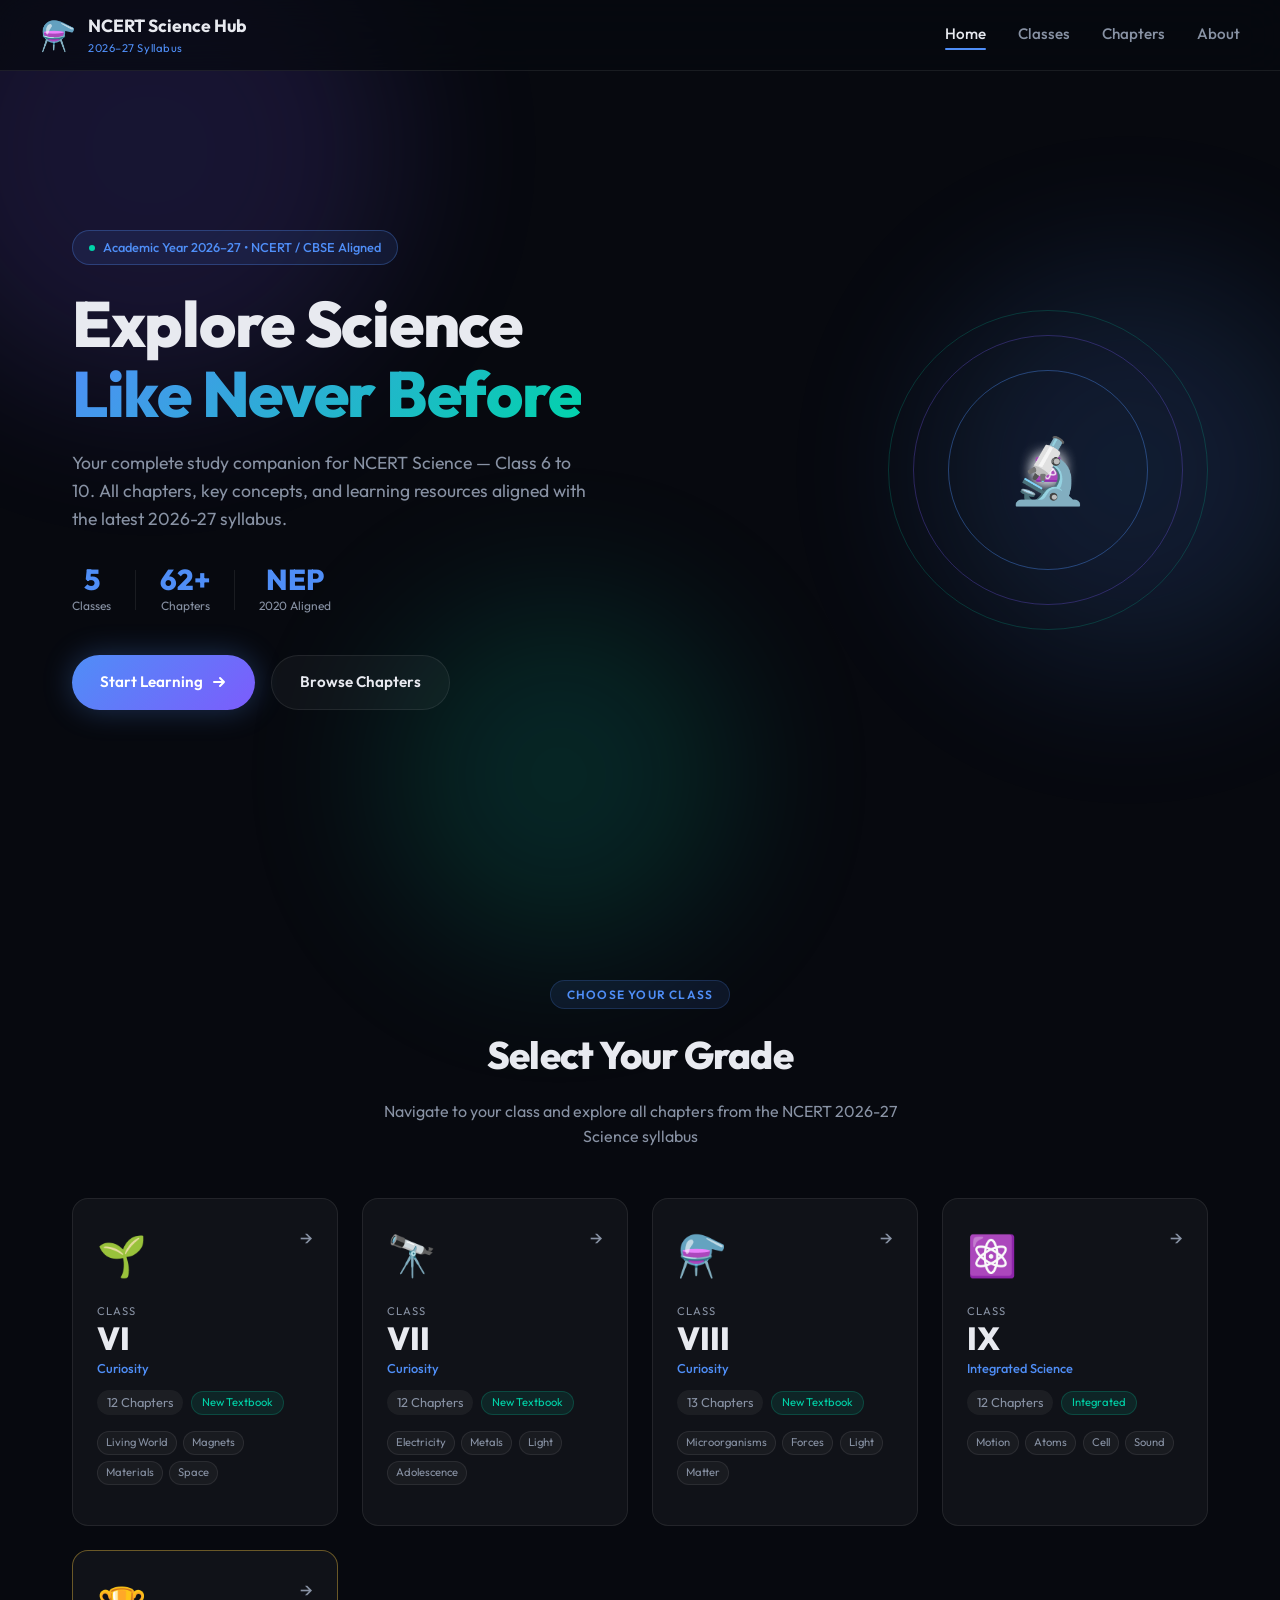
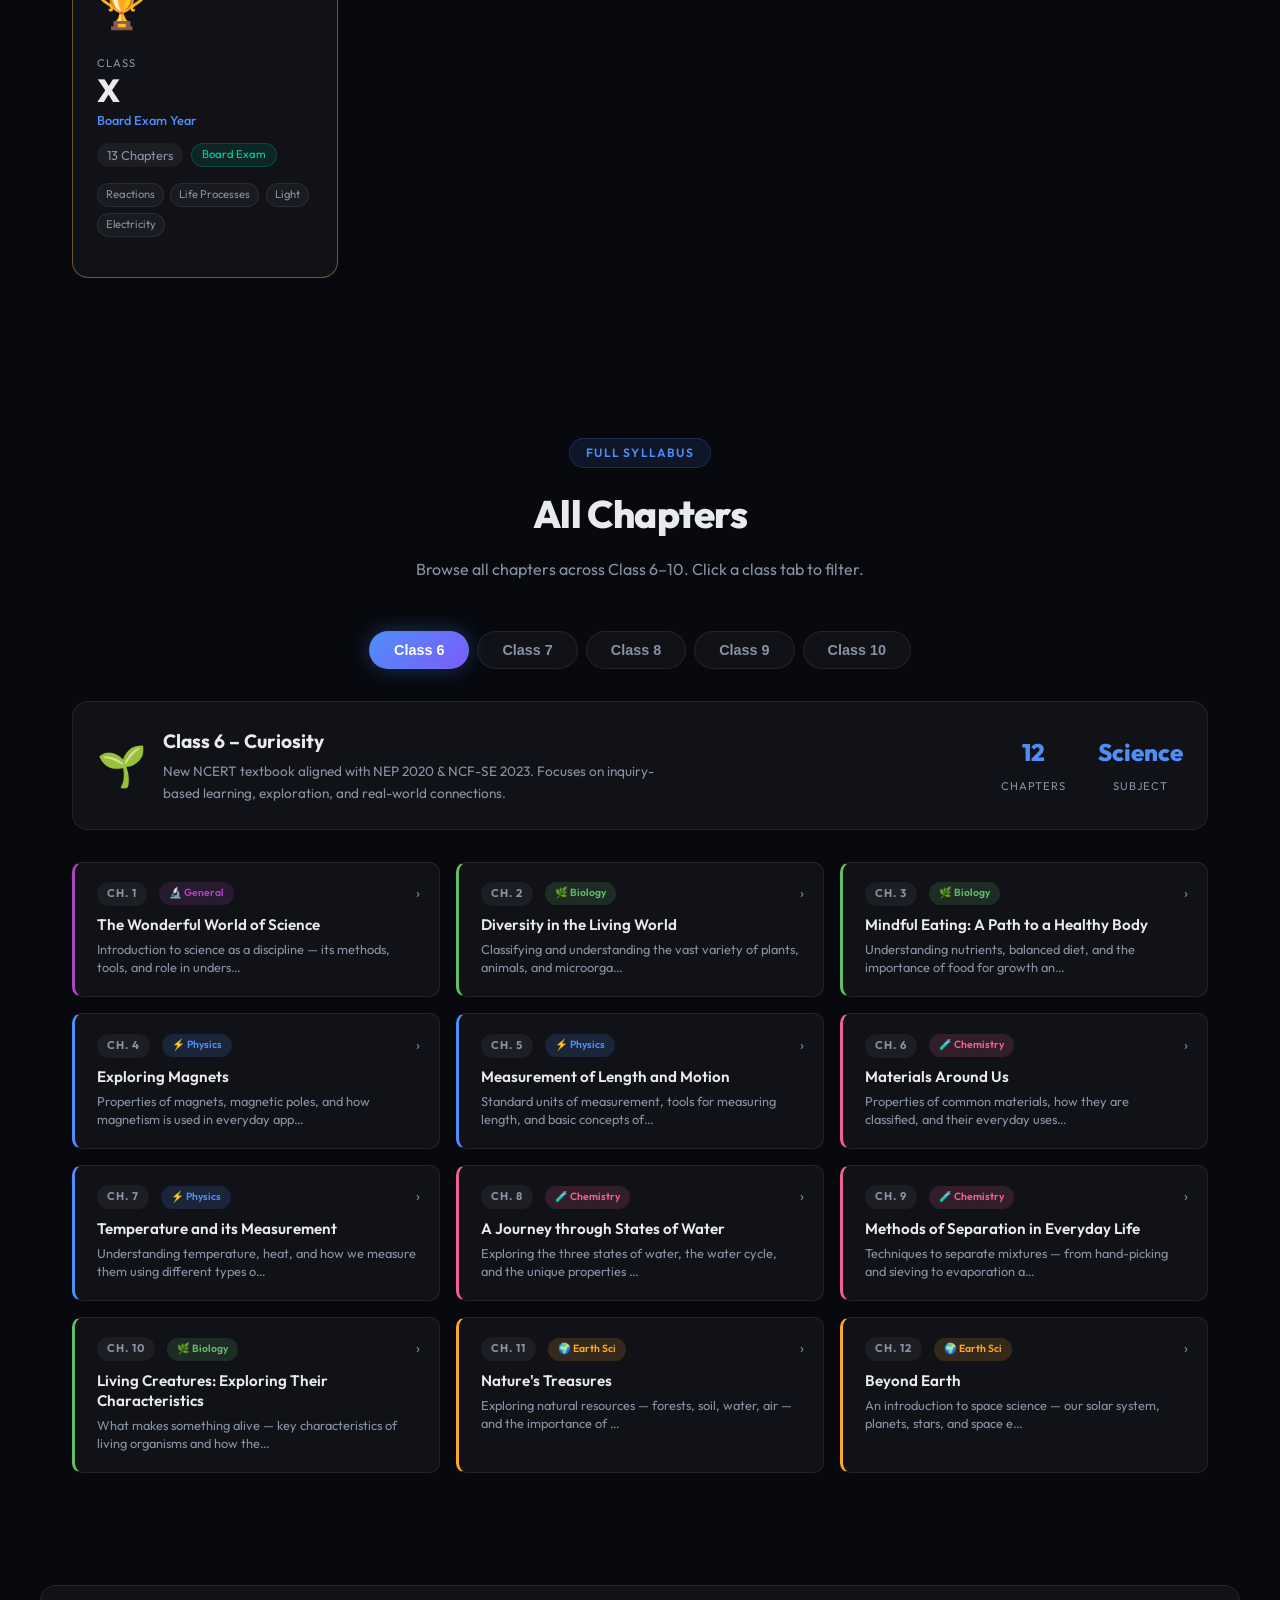
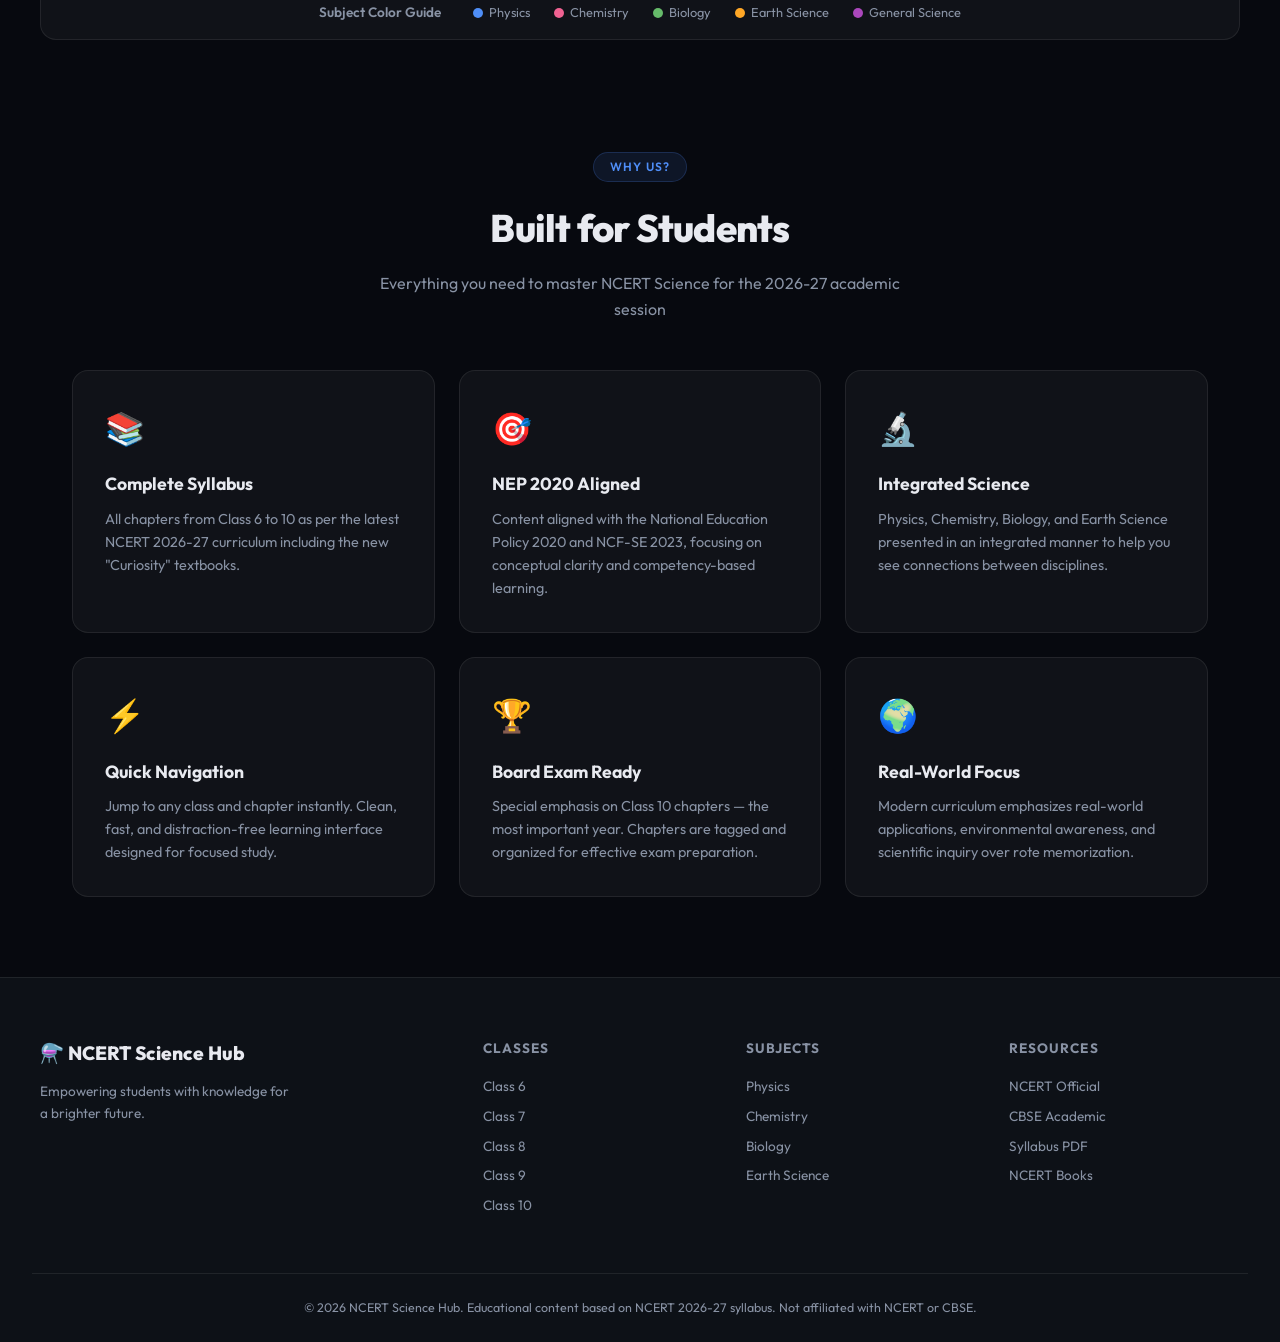
<file: index.html>
<!DOCTYPE html>
<html lang="en">
<head>
  <meta charset="UTF-8" />
  <meta name="viewport" content="width=device-width, initial-scale=1.0" />
  <title>NCERT Science Hub | Class 6-10 | 2026-27</title>
  <meta name="description" content="Comprehensive NCERT Science study portal for Class 6 to 10. All chapters, concepts, and resources aligned with the 2026-27 CBSE/NCERT syllabus." />
  <meta name="keywords" content="NCERT Science, Class 6 Science, Class 7 Science, Class 8 Science, Class 9 Science, Class 10 Science, 2026-27 syllabus, CBSE" />
  <link rel="preconnect" href="https://fonts.googleapis.com" />
  <link rel="preconnect" href="https://fonts.gstatic.com" crossorigin />
  <link href="https://fonts.googleapis.com/css2?family=Outfit:wght@300;400;500;600;700;800;900&family=Space+Grotesk:wght@300;400;500;600;700&display=swap" rel="stylesheet" />
  <link rel="stylesheet" href="style.css" />
</head>
<body>

  <!-- Floating Particles Background -->
  <div class="particles-bg" id="particles-bg"></div>

  <!-- Navigation -->
  <nav class="navbar" id="navbar">
    <div class="nav-container">
      <div class="nav-logo">
        <div class="logo-icon">⚗️</div>
        <div class="logo-text">
          <span class="logo-title">NCERT Science Hub</span>
          <span class="logo-sub">2026–27 Syllabus</span>
        </div>
      </div>
      <div class="nav-links" id="nav-links">
        <a href="#home" class="nav-link active">Home</a>
        <a href="#classes" class="nav-link">Classes</a>
        <a href="#chapters" class="nav-link">Chapters</a>
        <a href="#about" class="nav-link">About</a>
      </div>
      <button class="hamburger" id="hamburger" aria-label="Toggle menu">
        <span></span><span></span><span></span>
      </button>
    </div>
  </nav>

  <!-- Hero Section -->
  <section class="hero" id="home">
    <div class="hero-bg-orbs">
      <div class="orb orb-1"></div>
      <div class="orb orb-2"></div>
      <div class="orb orb-3"></div>
    </div>
    <div class="hero-content">
      <div class="hero-badge">
        <span class="badge-dot"></span>
        Academic Year 2026–27 • NCERT / CBSE Aligned
      </div>
      <h1 class="hero-title">
        Explore Science<br />
        <span class="gradient-text">Like Never Before</span>
      </h1>
      <p class="hero-subtitle">
        Your complete study companion for NCERT Science — Class 6 to 10. All chapters, key concepts, and learning resources aligned with the latest 2026-27 syllabus.
      </p>
      <div class="hero-stats">
        <div class="stat-item">
          <span class="stat-number">5</span>
          <span class="stat-label">Classes</span>
        </div>
        <div class="stat-divider"></div>
        <div class="stat-item">
          <span class="stat-number">62+</span>
          <span class="stat-label">Chapters</span>
        </div>
        <div class="stat-divider"></div>
        <div class="stat-item">
          <span class="stat-number">NEP</span>
          <span class="stat-label">2020 Aligned</span>
        </div>
      </div>
      <div class="hero-actions">
        <a href="#classes" class="btn btn-primary">
          <span>Start Learning</span>
          <svg width="16" height="16" viewBox="0 0 16 16" fill="none"><path d="M3 8H13M13 8L9 4M13 8L9 12" stroke="currentColor" stroke-width="2" stroke-linecap="round" stroke-linejoin="round"/></svg>
        </a>
        <a href="#chapters" class="btn btn-secondary">Browse Chapters</a>
      </div>
    </div>
    <div class="hero-visual">
      <div class="science-sphere">
        <div class="sphere-ring ring-1"></div>
        <div class="sphere-ring ring-2"></div>
        <div class="sphere-ring ring-3"></div>
        <div class="sphere-center">🔬</div>
        <div class="orbit-dot dot-1">⚡</div>
        <div class="orbit-dot dot-2">🧬</div>
        <div class="orbit-dot dot-3">🌍</div>
        <div class="orbit-dot dot-4">⚛️</div>
      </div>
    </div>
  </section>

  <!-- Classes Section -->
  <section class="classes-section" id="classes">
    <div class="section-header">
      <div class="section-tag">Choose Your Class</div>
      <h2 class="section-title">Select Your Grade</h2>
      <p class="section-desc">Navigate to your class and explore all chapters from the NCERT 2026-27 Science syllabus</p>
    </div>
    <div class="classes-grid">
      <div class="class-card" data-class="6" onclick="showChapters(6)">
        <div class="class-card-glow"></div>
        <div class="class-icon-wrap">
          <div class="class-emoji">🌱</div>
        </div>
        <div class="class-info">
          <span class="class-label">Class</span>
          <span class="class-number">VI</span>
          <span class="class-book">Curiosity</span>
        </div>
        <div class="class-meta">
          <span class="chapter-count">12 Chapters</span>
          <span class="class-tag">New Textbook</span>
        </div>
        <div class="class-topics">
          <span class="topic-chip">Living World</span>
          <span class="topic-chip">Magnets</span>
          <span class="topic-chip">Materials</span>
          <span class="topic-chip">Space</span>
        </div>
        <div class="card-arrow">→</div>
      </div>

      <div class="class-card" data-class="7" onclick="showChapters(7)">
        <div class="class-card-glow"></div>
        <div class="class-icon-wrap">
          <div class="class-emoji">🔭</div>
        </div>
        <div class="class-info">
          <span class="class-label">Class</span>
          <span class="class-number">VII</span>
          <span class="class-book">Curiosity</span>
        </div>
        <div class="class-meta">
          <span class="chapter-count">12 Chapters</span>
          <span class="class-tag">New Textbook</span>
        </div>
        <div class="class-topics">
          <span class="topic-chip">Electricity</span>
          <span class="topic-chip">Metals</span>
          <span class="topic-chip">Light</span>
          <span class="topic-chip">Adolescence</span>
        </div>
        <div class="card-arrow">→</div>
      </div>

      <div class="class-card" data-class="8" onclick="showChapters(8)">
        <div class="class-card-glow"></div>
        <div class="class-icon-wrap">
          <div class="class-emoji">⚗️</div>
        </div>
        <div class="class-info">
          <span class="class-label">Class</span>
          <span class="class-number">VIII</span>
          <span class="class-book">Curiosity</span>
        </div>
        <div class="class-meta">
          <span class="chapter-count">13 Chapters</span>
          <span class="class-tag">New Textbook</span>
        </div>
        <div class="class-topics">
          <span class="topic-chip">Microorganisms</span>
          <span class="topic-chip">Forces</span>
          <span class="topic-chip">Light</span>
          <span class="topic-chip">Matter</span>
        </div>
        <div class="card-arrow">→</div>
      </div>

      <div class="class-card" data-class="9" onclick="showChapters(9)">
        <div class="class-card-glow"></div>
        <div class="class-icon-wrap">
          <div class="class-emoji">⚛️</div>
        </div>
        <div class="class-info">
          <span class="class-label">Class</span>
          <span class="class-number">IX</span>
          <span class="class-book">Integrated Science</span>
        </div>
        <div class="class-meta">
          <span class="chapter-count">12 Chapters</span>
          <span class="class-tag">Integrated</span>
        </div>
        <div class="class-topics">
          <span class="topic-chip">Motion</span>
          <span class="topic-chip">Atoms</span>
          <span class="topic-chip">Cell</span>
          <span class="topic-chip">Sound</span>
        </div>
        <div class="card-arrow">→</div>
      </div>

      <div class="class-card featured" data-class="10" onclick="showChapters(10)">
        <div class="class-card-glow"></div>
        <div class="class-icon-wrap">
          <div class="class-emoji">🏆</div>
        </div>
        <div class="class-info">
          <span class="class-label">Class</span>
          <span class="class-number">X</span>
          <span class="class-book">Board Exam Year</span>
        </div>
        <div class="class-meta">
          <span class="chapter-count">13 Chapters</span>
          <span class="class-tag">Board Exam</span>
        </div>
        <div class="class-topics">
          <span class="topic-chip">Reactions</span>
          <span class="topic-chip">Life Processes</span>
          <span class="topic-chip">Light</span>
          <span class="topic-chip">Electricity</span>
        </div>
        <div class="card-arrow">→</div>
      </div>
    </div>
  </section>

  <!-- Chapters Section -->
  <section class="chapters-section" id="chapters">
    <div class="section-header">
      <div class="section-tag">Full Syllabus</div>
      <h2 class="section-title">All Chapters</h2>
      <p class="section-desc">Browse all chapters across Class 6–10. Click a class tab to filter.</p>
    </div>

    <!-- Class Filter Tabs -->
    <div class="chapter-tabs">
      <button class="tab-btn active" onclick="filterChapters(6, this)" id="tab-6">Class 6</button>
      <button class="tab-btn" onclick="filterChapters(7, this)" id="tab-7">Class 7</button>
      <button class="tab-btn" onclick="filterChapters(8, this)" id="tab-8">Class 8</button>
      <button class="tab-btn" onclick="filterChapters(9, this)" id="tab-9">Class 9</button>
      <button class="tab-btn" onclick="filterChapters(10, this)" id="tab-10">Class 10</button>
    </div>

    <!-- Class Info Banner -->
    <div class="class-info-banner" id="class-info-banner">
      <div class="banner-left">
        <div class="banner-emoji" id="banner-emoji">🌱</div>
        <div class="banner-text">
          <h3 id="banner-class-name">Class 6 – Curiosity</h3>
          <p id="banner-class-desc">New NCERT textbook aligned with NEP 2020 & NCF-SE 2023. Focus on inquiry-based learning and real-world applications.</p>
        </div>
      </div>
      <div class="banner-stats">
        <div class="banner-stat">
          <span class="bs-num" id="banner-chapter-count">12</span>
          <span class="bs-label">Chapters</span>
        </div>
        <div class="banner-stat">
          <span class="bs-num" id="banner-subject">Science</span>
          <span class="bs-label">Subject</span>
        </div>
      </div>
    </div>

    <!-- Chapters Grid -->
    <div class="chapters-grid" id="chapters-grid"></div>
  </section>

  <!-- Subject Legend -->
  <section class="legend-section">
    <div class="legend-container">
      <h3 class="legend-title">Subject Color Guide</h3>
      <div class="legend-items">
        <div class="legend-item">
          <div class="legend-dot physics"></div>
          <span>Physics</span>
        </div>
        <div class="legend-item">
          <div class="legend-dot chemistry"></div>
          <span>Chemistry</span>
        </div>
        <div class="legend-item">
          <div class="legend-dot biology"></div>
          <span>Biology</span>
        </div>
        <div class="legend-item">
          <div class="legend-dot earth"></div>
          <span>Earth Science</span>
        </div>
        <div class="legend-item">
          <div class="legend-dot general"></div>
          <span>General Science</span>
        </div>
      </div>
    </div>
  </section>

  <!-- About / Features Section -->
  <section class="about-section" id="about">
    <div class="section-header">
      <div class="section-tag">Why Us?</div>
      <h2 class="section-title">Built for Students</h2>
      <p class="section-desc">Everything you need to master NCERT Science for the 2026-27 academic session</p>
    </div>
    <div class="features-grid">
      <div class="feature-card">
        <div class="feature-icon">📚</div>
        <h3>Complete Syllabus</h3>
        <p>All chapters from Class 6 to 10 as per the latest NCERT 2026-27 curriculum including the new "Curiosity" textbooks.</p>
      </div>
      <div class="feature-card">
        <div class="feature-icon">🎯</div>
        <h3>NEP 2020 Aligned</h3>
        <p>Content aligned with the National Education Policy 2020 and NCF-SE 2023, focusing on conceptual clarity and competency-based learning.</p>
      </div>
      <div class="feature-card">
        <div class="feature-icon">🔬</div>
        <h3>Integrated Science</h3>
        <p>Physics, Chemistry, Biology, and Earth Science presented in an integrated manner to help you see connections between disciplines.</p>
      </div>
      <div class="feature-card">
        <div class="feature-icon">⚡</div>
        <h3>Quick Navigation</h3>
        <p>Jump to any class and chapter instantly. Clean, fast, and distraction-free learning interface designed for focused study.</p>
      </div>
      <div class="feature-card">
        <div class="feature-icon">🏆</div>
        <h3>Board Exam Ready</h3>
        <p>Special emphasis on Class 10 chapters — the most important year. Chapters are tagged and organized for effective exam preparation.</p>
      </div>
      <div class="feature-card">
        <div class="feature-icon">🌍</div>
        <h3>Real-World Focus</h3>
        <p>Modern curriculum emphasizes real-world applications, environmental awareness, and scientific inquiry over rote memorization.</p>
      </div>
    </div>
  </section>

  <!-- Footer -->
  <footer class="footer">
    <div class="footer-container">
      <div class="footer-brand">
        <div class="footer-logo">⚗️ NCERT Science Hub</div>
        <p class="footer-tagline">Empowering students with knowledge for a brighter future.</p>
      </div>
      <div class="footer-links">
        <div class="footer-col">
          <h4>Classes</h4>
          <a href="#" onclick="filterChapters(6, document.getElementById('tab-6')); scrollToChapters()">Class 6</a>
          <a href="#" onclick="filterChapters(7, document.getElementById('tab-7')); scrollToChapters()">Class 7</a>
          <a href="#" onclick="filterChapters(8, document.getElementById('tab-8')); scrollToChapters()">Class 8</a>
          <a href="#" onclick="filterChapters(9, document.getElementById('tab-9')); scrollToChapters()">Class 9</a>
          <a href="#" onclick="filterChapters(10, document.getElementById('tab-10')); scrollToChapters()">Class 10</a>
        </div>
        <div class="footer-col">
          <h4>Subjects</h4>
          <a href="#">Physics</a>
          <a href="#">Chemistry</a>
          <a href="#">Biology</a>
          <a href="#">Earth Science</a>
        </div>
        <div class="footer-col">
          <h4>Resources</h4>
          <a href="https://ncert.nic.in" target="_blank" rel="noopener">NCERT Official</a>
          <a href="https://cbseacademic.nic.in" target="_blank" rel="noopener">CBSE Academic</a>
          <a href="#">Syllabus PDF</a>
          <a href="#">NCERT Books</a>
        </div>
      </div>
    </div>
    <div class="footer-bottom">
      <p>© 2026 NCERT Science Hub. Educational content based on NCERT 2026-27 syllabus. Not affiliated with NCERT or CBSE.</p>
    </div>
  </footer>

  <!-- Chapter Modal -->
  <div class="modal-overlay" id="modal-overlay" onclick="closeModal()">
    <div class="chapter-modal" id="chapter-modal" onclick="event.stopPropagation()">
      <button class="modal-close" onclick="closeModal()">✕</button>
      <div class="modal-header">
        <div class="modal-chapter-num" id="modal-chapter-num">Chapter 1</div>
        <h2 class="modal-title" id="modal-title">Chapter Title</h2>
        <div class="modal-tags" id="modal-tags"></div>
      </div>
      <div class="modal-body">
        <div class="modal-section">
          <h3>📌 Overview</h3>
          <p id="modal-overview">Chapter overview will appear here.</p>
        </div>
        <div class="modal-section">
          <h3>🎯 Key Concepts</h3>
          <ul class="concept-list" id="modal-concepts"></ul>
        </div>
        <div class="modal-section">
          <h3>🔗 External Resources</h3>
          <div class="resource-links">
            <a href="https://ncert.nic.in" target="_blank" class="resource-link">
              <span>📖</span> NCERT Official Textbook
            </a>
            <a href="https://diksha.gov.in" target="_blank" class="resource-link">
              <span>🎥</span> DIKSHA Video Lessons
            </a>
          </div>
        </div>
      </div>
    </div>
  </div>

  <script src="app.js"></script>
</body>
</html>
</file>
<file: style.css>
/* ===== RESET & BASE ===== */
*, *::before, *::after { box-sizing: border-box; margin: 0; padding: 0; }
:root {
  --bg: #07090f;
  --bg2: #0d1117;
  --bg3: #131a26;
  --surface: rgba(255,255,255,0.04);
  --border: rgba(255,255,255,0.08);
  --text: #e8eaf0;
  --text2: #8892a4;
  --accent: #4f8ef7;
  --accent2: #7c5cfc;
  --teal: #00d4aa;
  --gold: #f0c040;
  --physics: #4f8ef7;
  --chemistry: #f06292;
  --biology: #66bb6a;
  --earth: #ffa726;
  --general: #ab47bc;
  --radius: 16px;
  --radius-sm: 10px;
  --shadow: 0 8px 32px rgba(0,0,0,0.4);
}
html { scroll-behavior: smooth; }
body {
  font-family: 'Outfit', sans-serif;
  background: var(--bg);
  color: var(--text);
  line-height: 1.6;
  overflow-x: hidden;
}

/* ===== PARTICLES ===== */
.particles-bg {
  position: fixed; inset: 0; z-index: 0; pointer-events: none;
  overflow: hidden;
}
.particle {
  position: absolute;
  border-radius: 50%;
  animation: floatUp linear infinite;
  opacity: 0;
}
@keyframes floatUp {
  0% { transform: translateY(100vh) scale(0); opacity: 0; }
  10% { opacity: 0.6; }
  90% { opacity: 0.2; }
  100% { transform: translateY(-100px) scale(1); opacity: 0; }
}

/* ===== NAVBAR ===== */
.navbar {
  position: fixed; top: 0; left: 0; right: 0; z-index: 100;
  padding: 0 2rem;
  background: rgba(7,9,15,0.7);
  backdrop-filter: blur(20px);
  border-bottom: 1px solid var(--border);
  transition: all 0.3s;
}
.nav-container {
  max-width: 1200px; margin: 0 auto;
  display: flex; align-items: center; justify-content: space-between;
  height: 70px;
}
.nav-logo { display: flex; align-items: center; gap: 12px; text-decoration: none; }
.logo-icon { font-size: 1.8rem; }
.logo-title { display: block; font-size: 1.1rem; font-weight: 700; color: var(--text); }
.logo-sub { display: block; font-size: 0.7rem; color: var(--accent); letter-spacing: 0.05em; }
.nav-links { display: flex; gap: 2rem; }
.nav-link {
  color: var(--text2); text-decoration: none; font-weight: 500;
  font-size: 0.95rem; transition: color 0.2s; position: relative; padding-bottom: 2px;
}
.nav-link::after {
  content: ''; position: absolute; bottom: -2px; left: 0; right: 0;
  height: 2px; background: var(--accent); transform: scaleX(0);
  transition: transform 0.2s; border-radius: 2px;
}
.nav-link:hover, .nav-link.active { color: var(--text); }
.nav-link:hover::after, .nav-link.active::after { transform: scaleX(1); }
.hamburger { display: none; flex-direction: column; gap: 5px; background: none; border: none; cursor: pointer; padding: 4px; }
.hamburger span { display: block; width: 22px; height: 2px; background: var(--text); border-radius: 2px; transition: 0.3s; }

/* ===== HERO ===== */
.hero {
  min-height: 100vh; position: relative; z-index: 1;
  display: flex; align-items: center; justify-content: space-between;
  padding: 100px 2rem 60px; max-width: 1200px; margin: 0 auto; gap: 2rem;
}
.hero-bg-orbs { position: fixed; inset: 0; z-index: 0; pointer-events: none; }
.orb {
  position: absolute; border-radius: 50%; filter: blur(80px); opacity: 0.15;
  animation: pulse 8s ease-in-out infinite alternate;
}
.orb-1 { width: 500px; height: 500px; background: var(--accent2); top: -100px; left: -100px; animation-delay: 0s; }
.orb-2 { width: 400px; height: 400px; background: var(--accent); top: 30%; right: -50px; animation-delay: 2s; }
.orb-3 { width: 350px; height: 350px; background: var(--teal); bottom: -50px; left: 30%; animation-delay: 4s; }
@keyframes pulse { 0% { transform: scale(1); } 100% { transform: scale(1.2); } }
.hero-content { flex: 1; max-width: 600px; position: relative; z-index: 2; }
.hero-badge {
  display: inline-flex; align-items: center; gap: 8px;
  background: rgba(79,142,247,0.1); border: 1px solid rgba(79,142,247,0.3);
  border-radius: 50px; padding: 6px 16px; font-size: 0.8rem; color: var(--accent);
  margin-bottom: 1.5rem; font-weight: 500;
}
.badge-dot {
  width: 6px; height: 6px; border-radius: 50%; background: var(--teal);
  animation: blink 1.5s ease-in-out infinite;
}
@keyframes blink { 0%,100% { opacity: 1; } 50% { opacity: 0.3; } }
.hero-title {
  font-size: clamp(2.5rem, 5vw, 4rem); font-weight: 800; line-height: 1.1;
  margin-bottom: 1.2rem; letter-spacing: -0.02em;
}
.gradient-text {
  background: linear-gradient(135deg, var(--accent), var(--teal), var(--accent2));
  -webkit-background-clip: text; -webkit-text-fill-color: transparent; background-clip: text;
  background-size: 200% 200%; animation: gradShift 4s ease-in-out infinite alternate;
}
@keyframes gradShift { 0% { background-position: 0% 50%; } 100% { background-position: 100% 50%; } }
.hero-subtitle { color: var(--text2); font-size: 1.1rem; margin-bottom: 2rem; max-width: 520px; }
.hero-stats {
  display: flex; align-items: center; gap: 1.5rem; margin-bottom: 2.5rem;
}
.stat-item { display: flex; flex-direction: column; align-items: center; }
.stat-number { font-size: 1.8rem; font-weight: 800; color: var(--accent); line-height: 1; }
.stat-label { font-size: 0.75rem; color: var(--text2); margin-top: 2px; }
.stat-divider { width: 1px; height: 40px; background: var(--border); }
.hero-actions { display: flex; gap: 1rem; flex-wrap: wrap; }
.btn {
  display: inline-flex; align-items: center; gap: 8px; padding: 14px 28px;
  border-radius: 50px; font-size: 0.95rem; font-weight: 600; text-decoration: none;
  transition: all 0.3s; cursor: pointer; border: none;
}
.btn-primary {
  background: linear-gradient(135deg, var(--accent), var(--accent2));
  color: #fff; box-shadow: 0 0 30px rgba(79,142,247,0.3);
}
.btn-primary:hover { transform: translateY(-2px); box-shadow: 0 0 50px rgba(79,142,247,0.5); }
.btn-secondary {
  background: var(--surface); color: var(--text); border: 1px solid var(--border);
}
.btn-secondary:hover { border-color: var(--accent); color: var(--accent); transform: translateY(-2px); }

/* ===== HERO VISUAL ===== */
.hero-visual { flex: 0 0 auto; position: relative; z-index: 2; display: flex; align-items: center; justify-content: center; }
.science-sphere {
  width: 320px; height: 320px; position: relative;
  display: flex; align-items: center; justify-content: center;
}
.sphere-ring {
  position: absolute; border-radius: 50%; border: 1px solid rgba(79,142,247,0.25);
  animation: rotateSphere linear infinite;
}
.ring-1 { width: 200px; height: 200px; animation-duration: 8s; border-color: rgba(79,142,247,0.4); }
.ring-2 { width: 270px; height: 270px; animation-duration: 12s; animation-direction: reverse; border-color: rgba(124,92,252,0.3); }
.ring-3 { width: 320px; height: 320px; animation-duration: 20s; border-color: rgba(0,212,170,0.2); }
@keyframes rotateSphere { from { transform: rotate(0deg); } to { transform: rotate(360deg); } }
.sphere-center {
  font-size: 4rem; z-index: 2; position: relative;
  animation: floatCenter 3s ease-in-out infinite alternate;
}
@keyframes floatCenter { 0% { transform: translateY(-8px); } 100% { transform: translateY(8px); } }
.orbit-dot {
  position: absolute; font-size: 1.4rem; animation: orbit linear infinite;
  filter: drop-shadow(0 0 8px currentColor);
}
.dot-1 { animation-duration: 6s; transform-origin: 0 100px; }
.dot-2 { animation-duration: 9s; animation-delay: -3s; transform-origin: 0 135px; animation-direction: reverse; }
.dot-3 { animation-duration: 12s; animation-delay: -5s; transform-origin: 0 110px; }
.dot-4 { animation-duration: 7s; animation-delay: -2s; transform-origin: 0 125px; }
@keyframes orbit { from { transform: rotate(0deg) translateX(100px) rotate(0deg); } to { transform: rotate(360deg) translateX(100px) rotate(-360deg); } }
.dot-2 { animation-name: orbit2; }
@keyframes orbit2 { from { transform: rotate(0deg) translateX(135px) rotate(0deg); } to { transform: rotate(-360deg) translateX(135px) rotate(360deg); } }
.dot-3 { animation-name: orbit3; }
@keyframes orbit3 { from { transform: rotate(45deg) translateX(110px) rotate(-45deg); } to { transform: rotate(405deg) translateX(110px) rotate(-405deg); } }
.dot-4 { animation-name: orbit4; }
@keyframes orbit4 { from { transform: rotate(120deg) translateX(125px) rotate(-120deg); } to { transform: rotate(480deg) translateX(125px) rotate(-480deg); } }

/* ===== SECTIONS ===== */
.classes-section, .chapters-section, .about-section { max-width: 1200px; margin: 0 auto; padding: 80px 2rem; position: relative; z-index: 1; }
.section-header { text-align: center; margin-bottom: 3rem; }
.section-tag {
  display: inline-block; font-size: 0.75rem; font-weight: 600; letter-spacing: 0.1em;
  text-transform: uppercase; color: var(--accent); background: rgba(79,142,247,0.1);
  border: 1px solid rgba(79,142,247,0.2); border-radius: 50px; padding: 4px 16px; margin-bottom: 1rem;
}
.section-title { font-size: clamp(1.8rem, 3vw, 2.8rem); font-weight: 800; margin-bottom: 0.75rem; letter-spacing: -0.02em; }
.section-desc { color: var(--text2); font-size: 1rem; max-width: 550px; margin: 0 auto; }

/* ===== CLASS CARDS ===== */
.classes-grid {
  display: grid; grid-template-columns: repeat(auto-fill, minmax(220px, 1fr)); gap: 1.5rem;
}
.class-card {
  background: var(--surface); border: 1px solid var(--border);
  border-radius: var(--radius); padding: 1.5rem; cursor: pointer;
  transition: all 0.3s; position: relative; overflow: hidden;
}
.class-card-glow {
  position: absolute; inset: 0; opacity: 0; transition: opacity 0.3s;
  background: radial-gradient(circle at 50% 0%, rgba(79,142,247,0.15), transparent 70%);
}
.class-card:hover { transform: translateY(-6px); border-color: rgba(79,142,247,0.4); box-shadow: var(--shadow); }
.class-card:hover .class-card-glow { opacity: 1; }
.class-card.featured { border-color: rgba(240,192,64,0.4); }
.class-card.featured .class-card-glow { background: radial-gradient(circle at 50% 0%, rgba(240,192,64,0.15), transparent 70%); }
.class-card.featured:hover { border-color: rgba(240,192,64,0.7); }
.class-icon-wrap { margin-bottom: 1rem; }
.class-emoji { font-size: 2.5rem; }
.class-info { margin-bottom: 0.75rem; }
.class-label { display: block; font-size: 0.7rem; color: var(--text2); text-transform: uppercase; letter-spacing: 0.1em; }
.class-number { display: block; font-size: 2rem; font-weight: 800; color: var(--text); line-height: 1.1; }
.class-book { display: block; font-size: 0.8rem; color: var(--accent); font-weight: 500; margin-top: 2px; }
.class-meta { display: flex; gap: 0.5rem; align-items: center; margin-bottom: 1rem; flex-wrap: wrap; }
.chapter-count { font-size: 0.8rem; color: var(--text2); background: rgba(255,255,255,0.05); padding: 2px 10px; border-radius: 50px; }
.class-tag { font-size: 0.7rem; color: var(--teal); background: rgba(0,212,170,0.1); border: 1px solid rgba(0,212,170,0.2); padding: 2px 10px; border-radius: 50px; }
.class-topics { display: flex; flex-wrap: wrap; gap: 0.4rem; margin-bottom: 1rem; }
.topic-chip { font-size: 0.7rem; color: var(--text2); background: rgba(255,255,255,0.04); border: 1px solid var(--border); padding: 2px 8px; border-radius: 50px; }
.card-arrow { position: absolute; top: 1.5rem; right: 1.5rem; font-size: 1.2rem; color: var(--text2); transition: all 0.3s; }
.class-card:hover .card-arrow { color: var(--accent); transform: translateX(4px); }

/* ===== CHAPTER TABS ===== */
.chapter-tabs { display: flex; gap: 0.5rem; justify-content: center; margin-bottom: 2rem; flex-wrap: wrap; }
.tab-btn {
  padding: 10px 24px; border-radius: 50px; font-size: 0.9rem; font-weight: 600;
  cursor: pointer; transition: all 0.3s; border: 1px solid var(--border);
  background: var(--surface); color: var(--text2);
}
.tab-btn:hover { color: var(--text); border-color: var(--accent); }
.tab-btn.active { background: linear-gradient(135deg, var(--accent), var(--accent2)); color: #fff; border-color: transparent; box-shadow: 0 0 20px rgba(79,142,247,0.3); }

/* ===== CLASS INFO BANNER ===== */
.class-info-banner {
  display: flex; align-items: center; justify-content: space-between;
  background: var(--surface); border: 1px solid var(--border);
  border-radius: var(--radius); padding: 1.5rem; margin-bottom: 2rem; gap: 1rem;
}
.banner-left { display: flex; align-items: center; gap: 1rem; }
.banner-emoji { font-size: 2.5rem; }
.banner-text h3 { font-size: 1.2rem; font-weight: 700; margin-bottom: 0.3rem; }
.banner-text p { font-size: 0.85rem; color: var(--text2); max-width: 500px; }
.banner-stats { display: flex; gap: 2rem; }
.banner-stat { text-align: center; }
.bs-num { display: block; font-size: 1.5rem; font-weight: 800; color: var(--accent); }
.bs-label { font-size: 0.7rem; color: var(--text2); text-transform: uppercase; letter-spacing: 0.08em; }

/* ===== CHAPTERS GRID ===== */
.chapters-grid { display: grid; grid-template-columns: repeat(auto-fill, minmax(280px, 1fr)); gap: 1rem; }
.chapter-card {
  background: var(--surface); border: 1px solid var(--border);
  border-radius: var(--radius-sm); padding: 1.2rem 1.4rem;
  cursor: pointer; transition: all 0.3s; position: relative; overflow: hidden;
  border-left: 3px solid var(--accent);
}
.chapter-card:hover { transform: translateY(-3px); box-shadow: var(--shadow); }
.chapter-card .ch-top { display: flex; align-items: center; gap: 0.75rem; margin-bottom: 0.6rem; }
.ch-num {
  font-size: 0.7rem; font-weight: 700; text-transform: uppercase; letter-spacing: 0.08em;
  color: var(--text2); background: rgba(255,255,255,0.05); padding: 3px 10px; border-radius: 50px; white-space: nowrap;
}
.ch-subject-badge {
  font-size: 0.65rem; font-weight: 600; padding: 3px 10px; border-radius: 50px; white-space: nowrap;
}
.ch-title { font-size: 0.95rem; font-weight: 600; color: var(--text); line-height: 1.3; margin-bottom: 0.4rem; }
.ch-desc { font-size: 0.8rem; color: var(--text2); line-height: 1.4; }
.ch-arrow { position: absolute; top: 1.2rem; right: 1.2rem; color: var(--text2); font-size: 0.9rem; transition: all 0.3s; }
.chapter-card:hover .ch-arrow { color: var(--accent); transform: translateX(3px); }

/* Subject color coding */
.chapter-card.physics { border-left-color: var(--physics); }
.chapter-card.chemistry { border-left-color: var(--chemistry); }
.chapter-card.biology { border-left-color: var(--biology); }
.chapter-card.earth { border-left-color: var(--earth); }
.chapter-card.general { border-left-color: var(--general); }
.ch-subject-badge.physics { background: rgba(79,142,247,0.15); color: var(--physics); }
.ch-subject-badge.chemistry { background: rgba(240,98,146,0.15); color: var(--chemistry); }
.ch-subject-badge.biology { background: rgba(102,187,106,0.15); color: var(--biology); }
.ch-subject-badge.earth { background: rgba(255,167,38,0.15); color: var(--earth); }
.ch-subject-badge.general { background: rgba(171,71,188,0.15); color: var(--general); }

/* ===== LEGEND ===== */
.legend-section { padding: 2rem; }
.legend-container { max-width: 1200px; margin: 0 auto; display: flex; align-items: center; gap: 2rem; flex-wrap: wrap; justify-content: center; background: var(--surface); border: 1px solid var(--border); border-radius: var(--radius); padding: 1rem 2rem; }
.legend-title { font-size: 0.85rem; color: var(--text2); font-weight: 600; }
.legend-items { display: flex; gap: 1.5rem; flex-wrap: wrap; }
.legend-item { display: flex; align-items: center; gap: 6px; font-size: 0.8rem; color: var(--text2); }
.legend-dot { width: 10px; height: 10px; border-radius: 50%; }
.legend-dot.physics { background: var(--physics); }
.legend-dot.chemistry { background: var(--chemistry); }
.legend-dot.biology { background: var(--biology); }
.legend-dot.earth { background: var(--earth); }
.legend-dot.general { background: var(--general); }

/* ===== FEATURES ===== */
.features-grid { display: grid; grid-template-columns: repeat(auto-fill, minmax(300px, 1fr)); gap: 1.5rem; }
.feature-card {
  background: var(--surface); border: 1px solid var(--border); border-radius: var(--radius);
  padding: 2rem; transition: all 0.3s;
}
.feature-card:hover { border-color: rgba(79,142,247,0.3); transform: translateY(-4px); box-shadow: var(--shadow); }
.feature-icon { font-size: 2rem; margin-bottom: 1rem; }
.feature-card h3 { font-size: 1.1rem; font-weight: 700; margin-bottom: 0.6rem; }
.feature-card p { color: var(--text2); font-size: 0.9rem; line-height: 1.6; }

/* ===== FOOTER ===== */
.footer { background: var(--bg2); border-top: 1px solid var(--border); padding: 60px 2rem 0; position: relative; z-index: 1; }
.footer-container { max-width: 1200px; margin: 0 auto; display: grid; grid-template-columns: 1fr 2fr; gap: 4rem; padding-bottom: 3rem; }
.footer-logo { font-size: 1.2rem; font-weight: 800; margin-bottom: 0.75rem; }
.footer-tagline { color: var(--text2); font-size: 0.85rem; max-width: 250px; line-height: 1.6; }
.footer-links { display: grid; grid-template-columns: repeat(3, 1fr); gap: 2rem; }
.footer-col h4 { font-size: 0.85rem; font-weight: 700; text-transform: uppercase; letter-spacing: 0.08em; color: var(--text2); margin-bottom: 1rem; }
.footer-col a { display: block; color: var(--text2); text-decoration: none; font-size: 0.85rem; margin-bottom: 0.5rem; transition: color 0.2s; }
.footer-col a:hover { color: var(--accent); }
.footer-bottom { border-top: 1px solid var(--border); padding: 1.5rem 0; text-align: center; }
.footer-bottom p { color: var(--text2); font-size: 0.78rem; }

/* ===== MODAL ===== */
.modal-overlay {
  position: fixed; inset: 0; z-index: 200;
  background: rgba(0,0,0,0.7); backdrop-filter: blur(8px);
  display: flex; align-items: center; justify-content: center; padding: 1rem;
  opacity: 0; pointer-events: none; transition: opacity 0.3s;
}
.modal-overlay.open { opacity: 1; pointer-events: all; }
.chapter-modal {
  background: var(--bg3); border: 1px solid var(--border); border-radius: 20px;
  max-width: 600px; width: 100%; max-height: 85vh; overflow-y: auto;
  padding: 2rem; position: relative;
  transform: translateY(30px); transition: transform 0.3s;
}
.modal-overlay.open .chapter-modal { transform: translateY(0); }
.modal-close {
  position: absolute; top: 1rem; right: 1rem;
  background: var(--surface); border: 1px solid var(--border); border-radius: 50%;
  width: 36px; height: 36px; cursor: pointer; color: var(--text2);
  font-size: 1rem; transition: all 0.2s; display: flex; align-items: center; justify-content: center;
}
.modal-close:hover { color: var(--text); background: rgba(255,255,255,0.1); }
.modal-header { margin-bottom: 1.5rem; padding-right: 2rem; }
.modal-chapter-num { font-size: 0.75rem; color: var(--accent); text-transform: uppercase; letter-spacing: 0.1em; font-weight: 600; margin-bottom: 0.5rem; }
.modal-title { font-size: 1.4rem; font-weight: 800; margin-bottom: 0.75rem; line-height: 1.3; }
.modal-tags { display: flex; gap: 0.5rem; flex-wrap: wrap; }
.modal-section { margin-bottom: 1.5rem; }
.modal-section h3 { font-size: 0.95rem; font-weight: 700; margin-bottom: 0.75rem; color: var(--text2); }
.modal-section p { font-size: 0.9rem; color: var(--text2); line-height: 1.6; }
.concept-list { list-style: none; display: flex; flex-direction: column; gap: 0.5rem; }
.concept-list li {
  font-size: 0.88rem; color: var(--text); padding: 0.5rem 0.75rem;
  background: var(--surface); border-radius: var(--radius-sm);
  border: 1px solid var(--border); display: flex; align-items: center; gap: 8px;
}
.concept-list li::before { content: '✦'; color: var(--accent); font-size: 0.7rem; }
.resource-links { display: flex; flex-direction: column; gap: 0.5rem; }
.resource-link {
  display: flex; align-items: center; gap: 10px; padding: 0.75rem 1rem;
  background: var(--surface); border: 1px solid var(--border);
  border-radius: var(--radius-sm); text-decoration: none; color: var(--text);
  font-size: 0.88rem; transition: all 0.2s;
}
.resource-link:hover { border-color: var(--accent); color: var(--accent); }

/* ===== RESPONSIVE ===== */
@media (max-width: 900px) {
  .hero { flex-direction: column; text-align: center; padding-top: 90px; }
  .hero-subtitle, .hero-stats { margin-left: auto; margin-right: auto; }
  .hero-stats { justify-content: center; }
  .hero-actions { justify-content: center; }
  .science-sphere { width: 240px; height: 240px; }
  .footer-container { grid-template-columns: 1fr; gap: 2rem; }
  .footer-links { grid-template-columns: repeat(2, 1fr); }
}
@media (max-width: 600px) {
  .nav-links { display: none; flex-direction: column; position: absolute; top: 70px; left: 0; right: 0; background: var(--bg2); padding: 1rem 2rem; border-bottom: 1px solid var(--border); gap: 1rem; }
  .nav-links.open { display: flex; }
  .hamburger { display: flex; }
  .science-sphere { display: none; }
  .class-info-banner { flex-direction: column; align-items: flex-start; }
  .footer-links { grid-template-columns: 1fr; }
  .footer-container { gap: 1.5rem; }
}
</file>
